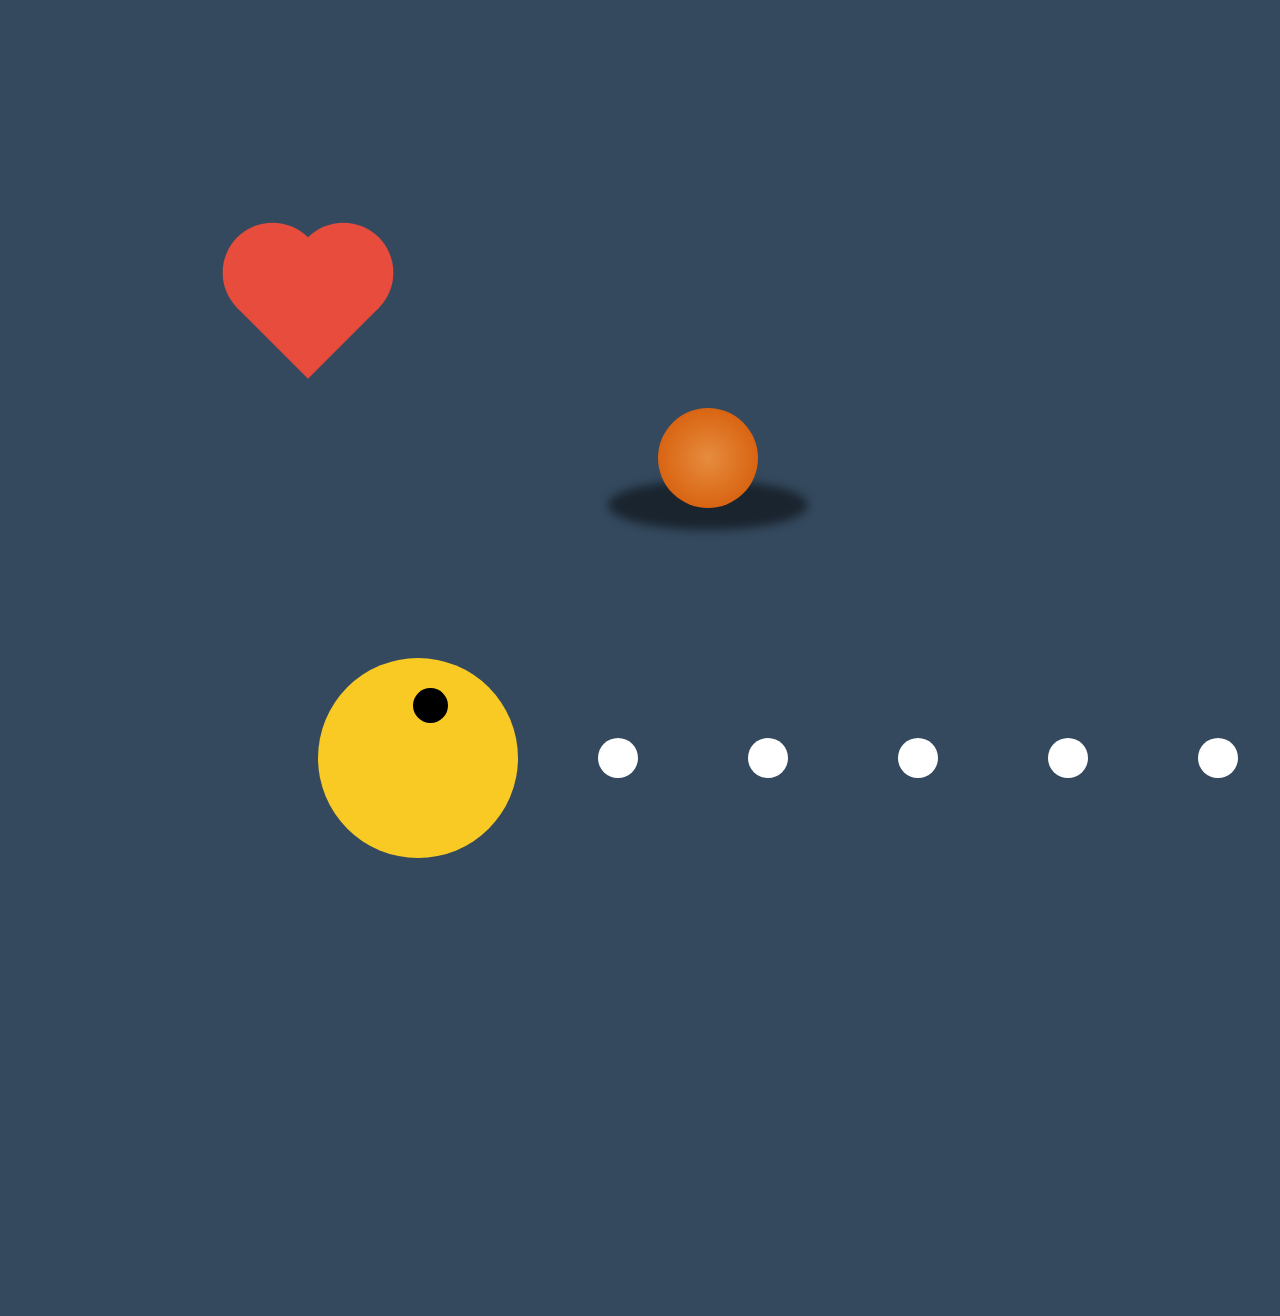
<file: index.html>
<!DOCTYPE html>
<html lang="en">
<head>
    <meta charset="UTF-8">
    <meta name="viewport" content="width=device-width, initial-scale=1.0">
    <title>css3动画</title>
    <link rel="stylesheet" href="css/index.css">
</head>
<body>
    <!-- ???? -->
    <div class="heart"></div>
    <!-- ???? -->
    <div class="ball"></div>
    <div class="ball1"></div>

    <!-- ??? -->
    <div class="box">
        <div class="top"></div>
        <div class="bottom"></div>
        <div class="ear"></div>
    </div>
    
</body>
</html>
</file>
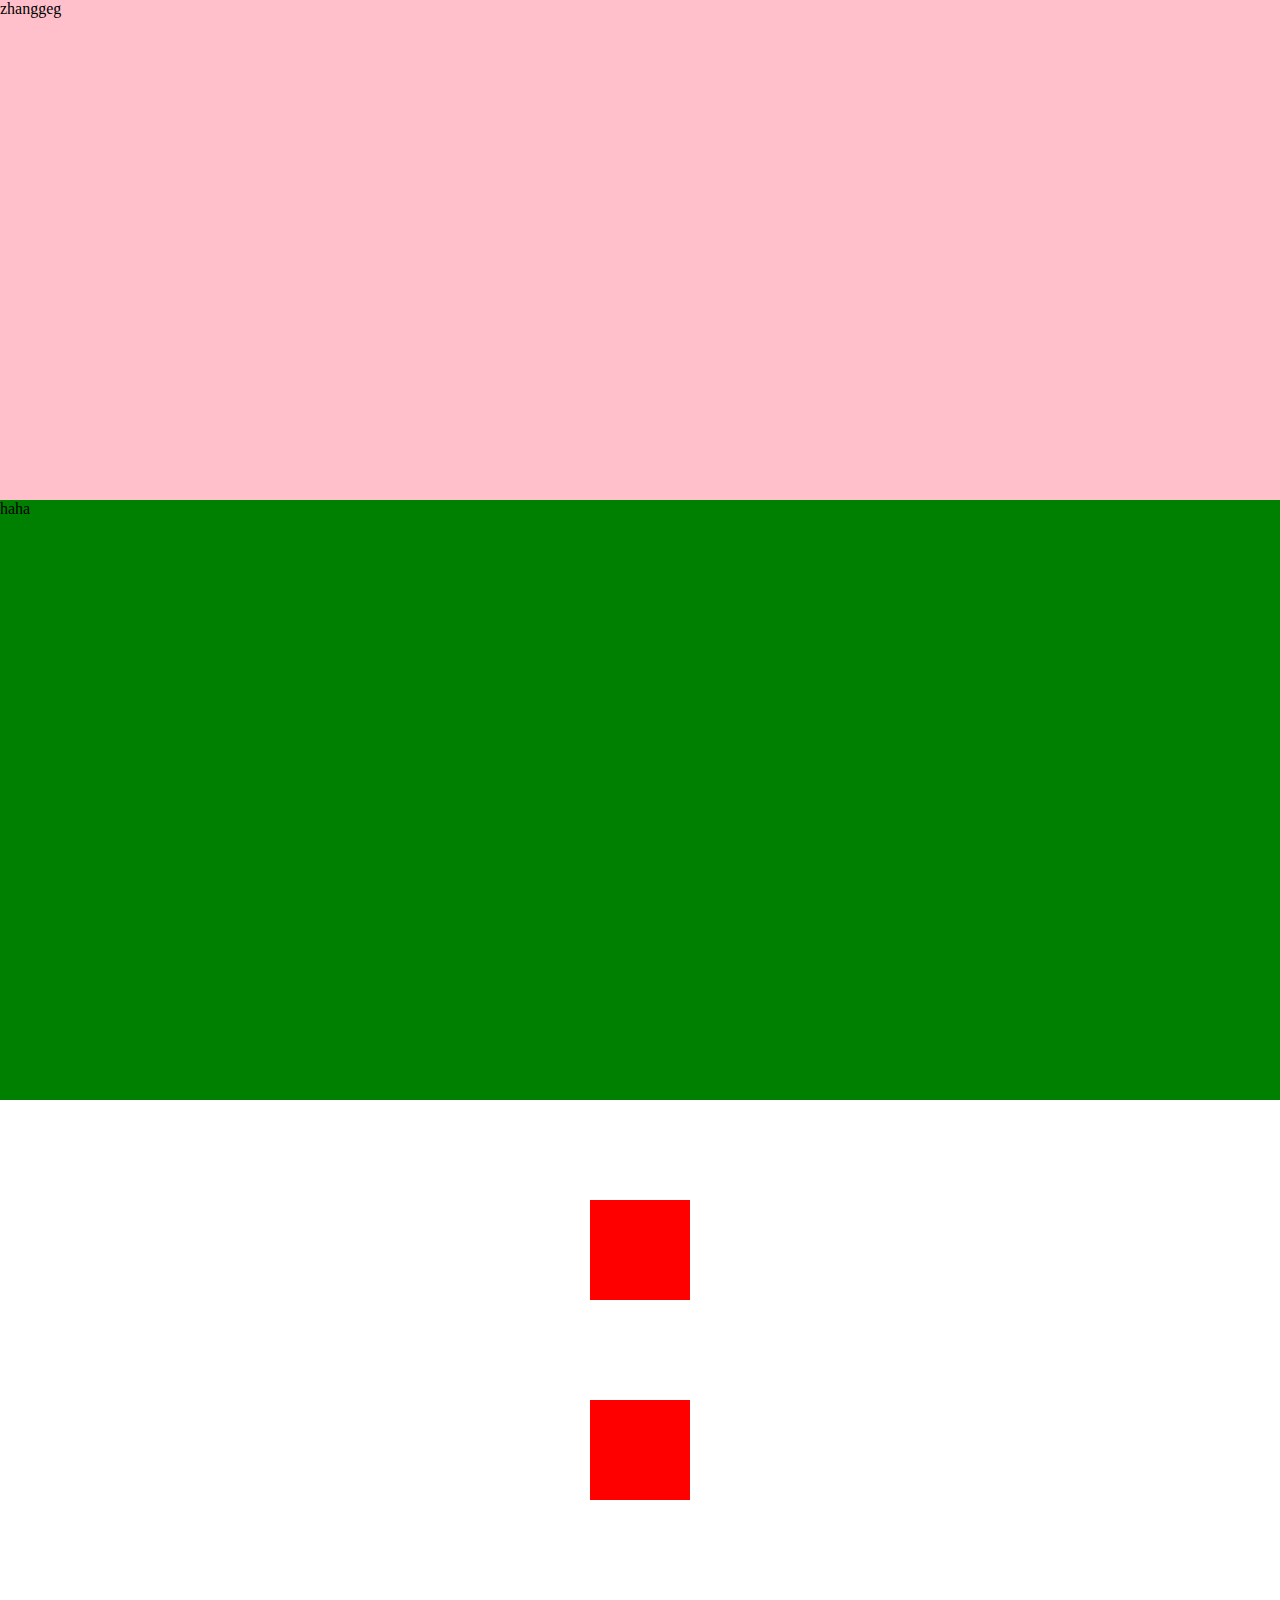
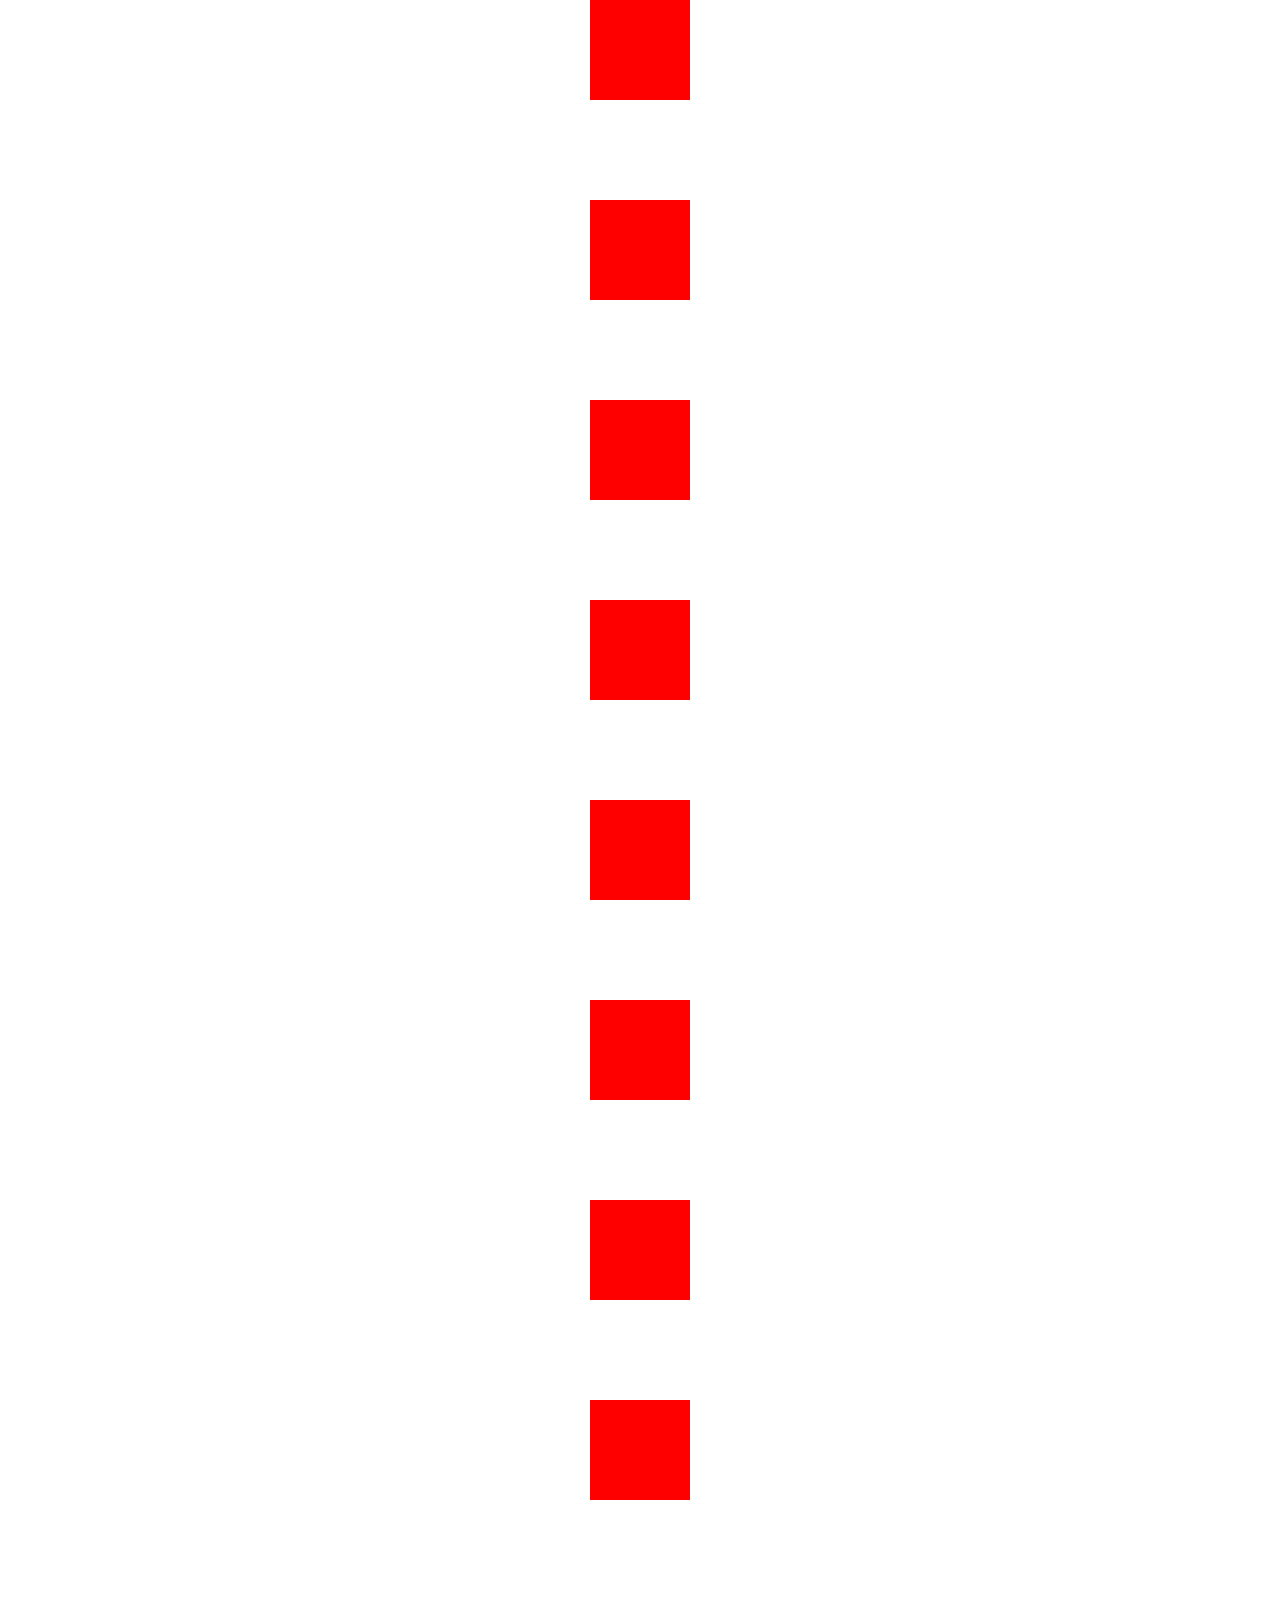
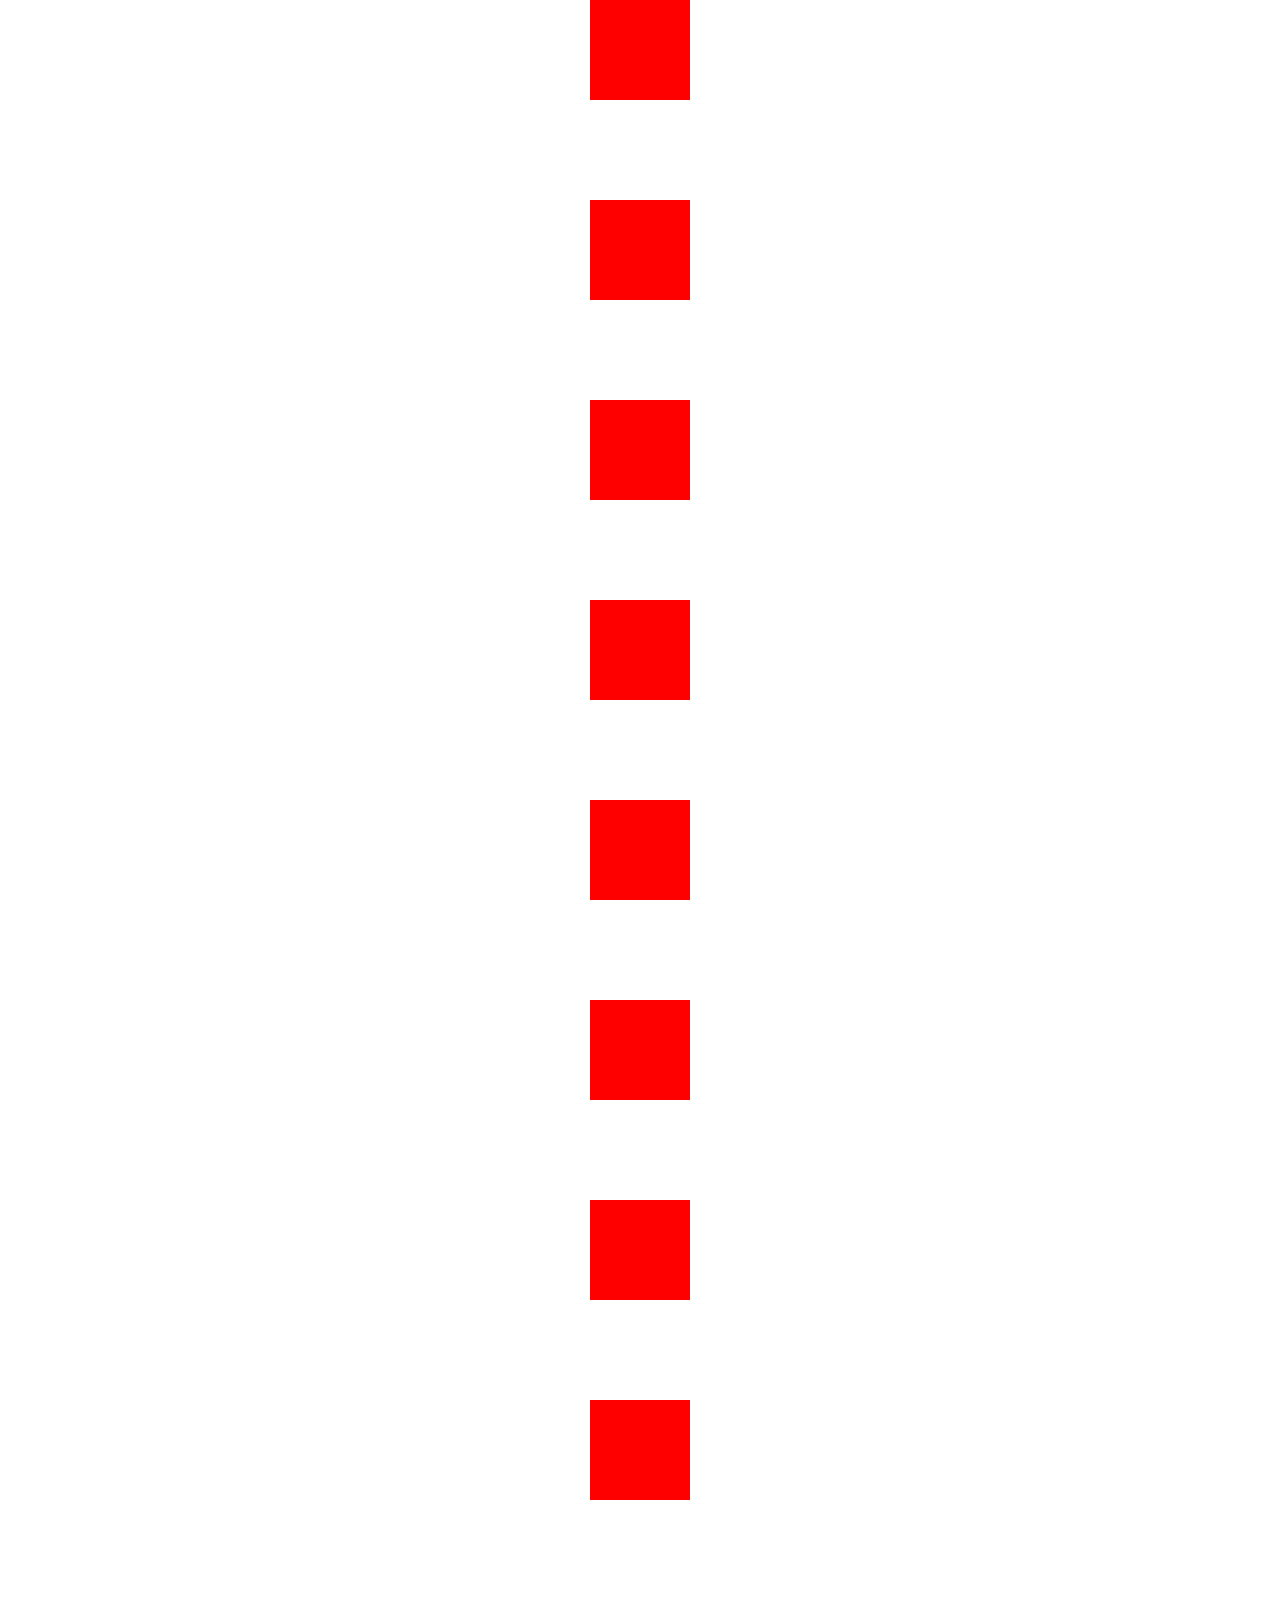
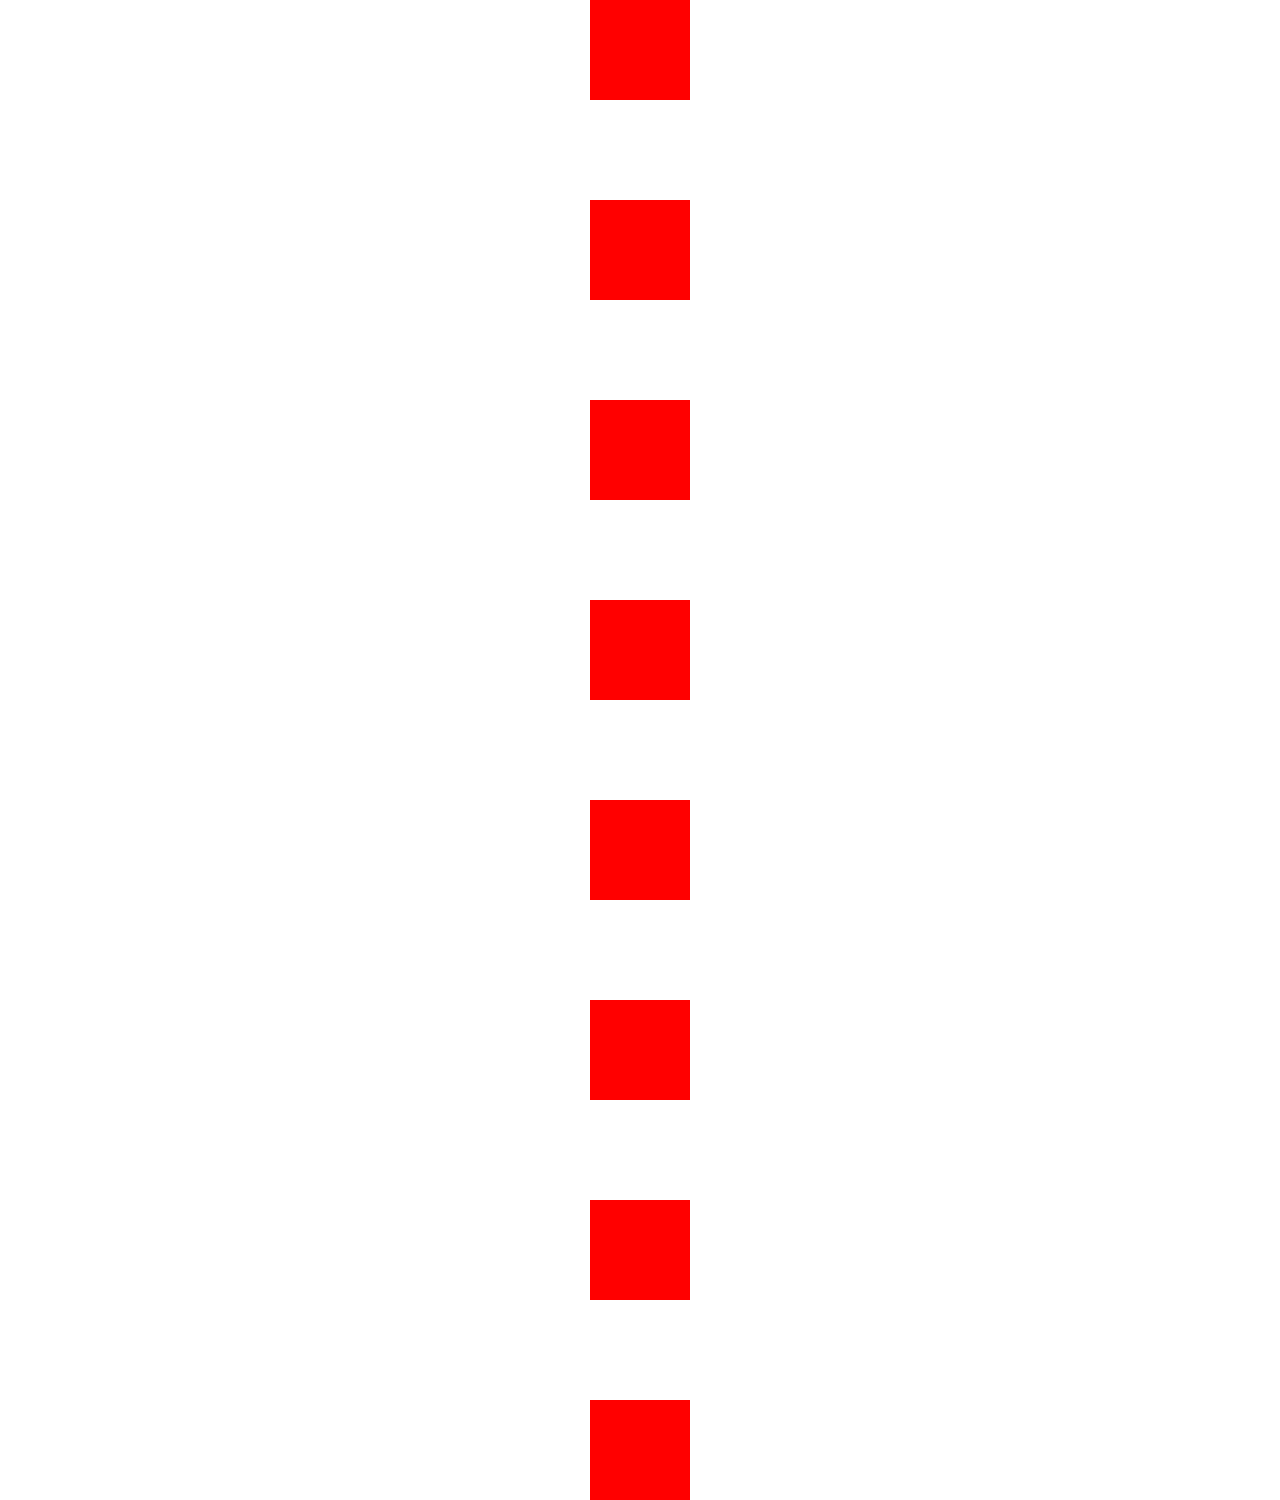
<file: demo.html>
<!DOCTYPE html>
<html lang="en">

<head>
    <meta charset="UTF-8">
    <meta name="viewport" content="width=device-width, initial-scale=1.0">
    <title>滚屏显示动画</title>
    <link rel="stylesheet" href="css/animate.css">
    <link rel="stylesheet" href="css/demo.css">
    <script src="js/demo.js"></script>
</head>

<body>
    <div class="tbody">
        <header>zhanggeg</header>
        <nav>haha</nav>
        <div class="dream" data-animate="flip,1s,linear"></div>
        <div class="dream" data-animate="flip,1s,linear"></div>
        <div class="dream" data-animate="flip,1s,linear"></div>
        <div class="dream" data-animate="flip,1s,linear"></div>
        <div class="dream" data-animate="flip,1s,linear"></div>
        <div class="dream" data-animate="flip,1s,linear"></div>
        <div class="dream" data-animate="flip,1s,linear"></div>
        <div class="dream" data-animate="flip,1s,linear"></div>
        <div class="dream" data-animate="flip,1s,linear"></div>
        <div class="dream" data-animate="flip,1s,linear"></div>
        <div class="dream" data-animate="flip,1s,linear"></div>
        <div class="dream" data-animate="flip,1s,linear"></div>
        <div class="dream" data-animate="flip,1s,linear"></div>
        <div class="dream" data-animate="flip,1s,linear"></div>
        <div class="dream" data-animate="flip,1s,linear"></div>
        <div class="dream" data-animate="flip,1s,linear"></div>
        <div class="dream" data-animate="flip,1s,linear"></div>
        <div class="dream" data-animate="flip,1s,linear"></div>
        <div class="dream" data-animate="flip,1s,linear"></div>
        <div class="dream" data-animate="flip,1s,linear"></div>
        <div class="dream" data-animate="flip,1s,linear"></div>
        <div class="dream" data-animate="flip,1s,linear"></div>
        <div class="dream" data-animate="flip,1s,linear"></div>
        <div class="dream" data-animate="flip,1s,linear"></div>
        <div class="dream" data-animate="flip,1s,linear"></div>
        <div class="dream" data-animate="flip,1s,linear"></div>
    </div>
</body>

</html>
</file>
<file: css/index.css>
body{
    width: 100vw;
    height: 100vh;
    background: #34495e;
    padding: 200px;
    display: flex;
}
/* 对你心动 */
.heart{
    width: 200px;
    height: 200px;
    background: #e74c3c;
    transform: rotate(45deg) scale(.5);/* 旋转  缩放 */
    animation-duration:2s;
    animation-name: myfirst;/* 引入动画名字 */
    animation-iteration-count: infinite;/* 循环跳动 */
    margin-right: 250px;
    /* animation-delay: 2S; *//* 延迟2S */

}
@keyframes myfirst{
    0%{transform: rotate(45deg) scale(1);}
    50% {transform: rotate(45deg) scale(.5);opacity: 0.5;}
    100% {transform: rotate(45deg) scale(1);}
}
.heart::after{
    content: '';
    width: 200px;
    height: 200px;
    background: #e74c3c;
    position: absolute;
    border-radius: 50%;
    transform: translateX(-100px);/* 偏移 */
}
.heart::before{
    content: '';
    width: 200px;
    height: 200px;
    background: #e74c3c;
    border-radius: 50%;
    position: absolute;
    transform: translateY(-100px);
}

/* 弹跳小球 */
.ball{
    width: 100px;
    height: 100px;
    margin-top: 200px;
    border-radius: 50%;
    color: #ebad77;
    background-image: radial-gradient(at center,#e68c3e,#d35400);
    animation-name: ball;
    animation-duration: 1s;
    animation-iteration-count: infinite;
    animation-direction: alternate-reverse;
}
@keyframes ball{
    to{
        transform: translateY(-300px);
    }
}
.ball1{
    width: 200px;
    height: 50px;
    background: rgba(0,0,0,.5);
    margin: 272px -150px;
    z-index: -1;
    border-radius: 50%;
    filter: blur(5px);/* 模糊滤镜 */
    animation-duration: 1s;
    animation-name: ball1;
    animation-iteration-count: infinite;
    animation-direction: alternate-reverse;
}
@keyframes ball1{
    to{
        width: 200px;
        height: 20px;
        background: rgba(0,0,0,.1);
        filter: blur(35px);
    }
}

/* 吃豆人 */
.box{
    width: 200px;
    height: 200px;
    margin: 450px 0 0 -440px;
    border-radius: 50%;
    /* 水平位移 垂直位移 模糊半径 阴影大小 */
    box-shadow: 300px 0 0 -80px #fff,
    450px 0 0 -80px #fff,
    600px 0 0 -80px #fff,
    750px 0 0 -80px #fff,
    900px 0 0 -80px #fff,
    1050px 0 0 -80px #fff
    ;
    animation: box 1S linear infinite;
    position: relative;
}
.box .top{
    width: 200px; 
    height: 100px;
    background: #f9ca24;
    border-radius: 100px 100px 0 0;
    animation: top 1S infinite;
    margin-left: 100px;
}
.box .bottom{
    width: 200px; 
    height: 100px;
    background: #f9ca24;
    border-radius: 0 0 100px 100px ;
    animation: bottom 1S infinite;
    margin-left: 100px;
}
.ear{
    width: 35px;
    height: 35px;
    border-radius: 50%;
    background: #000;
    position: absolute;
    top: 30px;
    left: 195px;
}
@keyframes top{
    0%{
        transform: rotate(0deg);
    }
    50%{
        transform: rotate(-30deg);
    }
    100%{
        transform: rotate(0deg);
    }
}
@keyframes bottom{
    0%{
        transform: rotate(0deg);
    }
    50%{
        transform: rotate(30deg);
    }
    100%{
        transform: rotate(0deg);
    }
}
@keyframes box{
    0%{
        box-shadow: 300px 0 0 -80px #fff,
        450px 0 0 -80px #fff,
        600px 0 0 -80px #fff,
        750px 0 0 -80px #fff,
        900px 0 0 -80px #fff,
        1050px 0 0 -80px #fff
        ;
    }
    100%{
        box-shadow: 150px 0 0 -80px #fff,
        300px 0 0 -80px #fff,
        450px 0 0 -80px #fff,
        600px 0 0 -80px #fff,
        750px 0 0 -80px #fff,
        900px 0 0 -80px #fff
        ;
    }
}
</file>
<file: css/demo.css>
*{margin: 0;padding: 0;}
body{font-family:"Microsoft YaHei";}
a{text-decoration:none; outline: none; }
li{list-style: none;}
.tbody{animation: zoomInDown 0.8s;}
header{width: 100%;height: 500px;background: pink;}
nav{width: 100%;height: 600px;background: green;}
.jiapian{
    width: 150px;
    height: 150px;
    line-height: 150px;
    background: yellowgreen;
    border-radius: 50%;
    text-align: center;
}
.dream{width: 100px;height: 100px;margin: 100px auto 0;background: red;}
</file>
